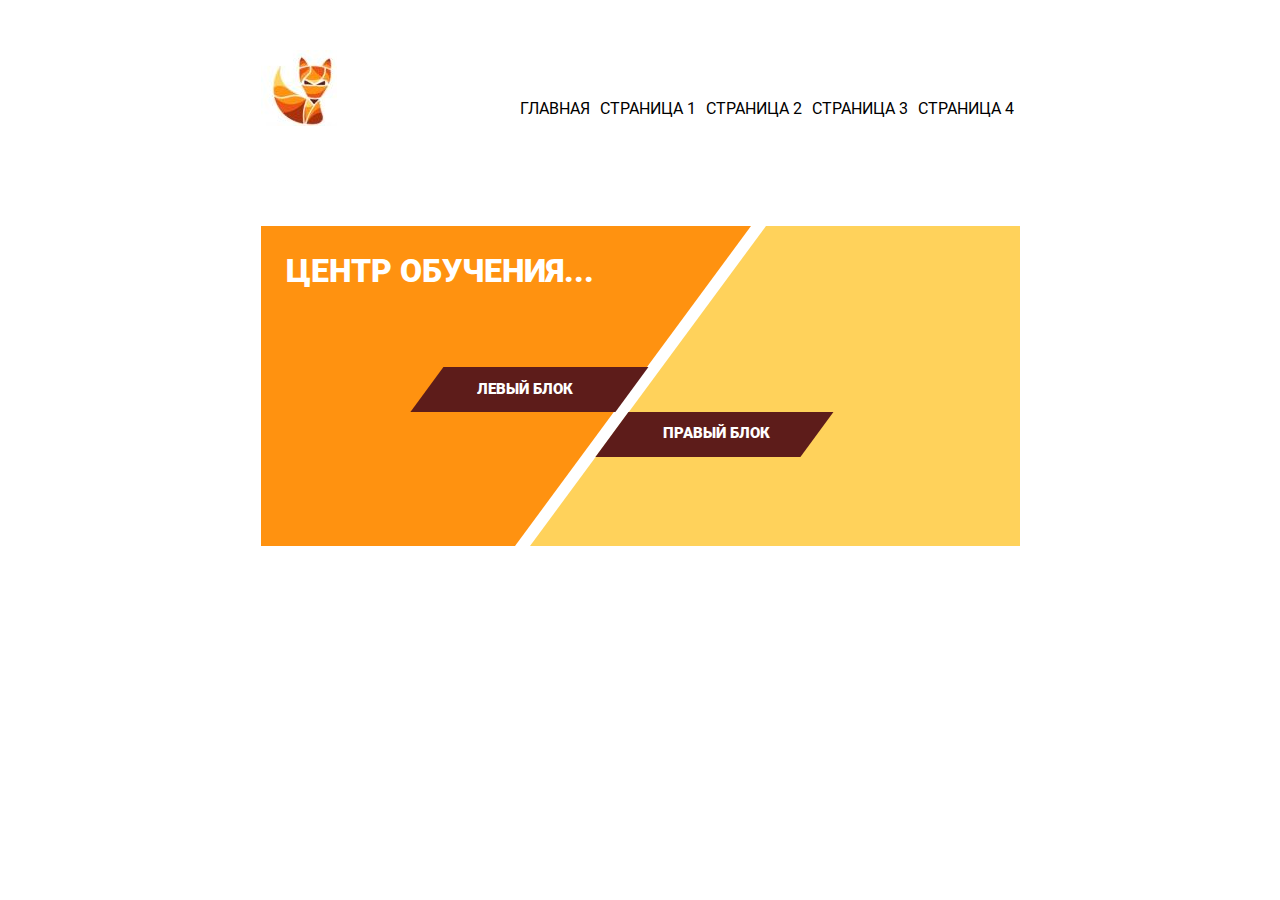
<file: fox/index.html>
<!DOCTYPE html>
<html>
<head>
<link rel="stylesheet" type="text/css" href="style.css">
<script src="jquery-3.3.1.min.js"></script>
<script src="assets/js/click.js"></script>
</head>
<body>

  <div class="container">

    <!-- menu -->

    <nav class="menu">
      <div class="logo">
        <a href="index.html"><img class="" src="assets/img/logo.jpeg" alt="logo"></a>
      </div>
      <div>
        <a href="index.html"><img class="mobile_logo" src="assets/img/logo.jpeg" alt="logo"></a>
      </div>
      <div class="burger">
        <img class="" src="assets/img/burger.png" alt="burger" width="43" height="43">
      </div>
      <div>
      <ul class="menu_list">
        <li><a href="#" class="">ГЛАВНАЯ</a></li>
        <li><a href="#" class="">СТРАНИЦА 1</a></li>
        <li><a href="#" class="">СТРАНИЦА 2</a></li>
        <li><a href="#" class="">СТРАНИЦА 3</a></li>
        <li><a href="#" class="">СТРАНИЦА 4</a></li>
      </ul>
      </div>
    </nav><br>

   <!-- main_section -->

    <div class="main_section">
      <div><a href="index.html" class="title">ЦЕНТР ОБУЧЕНИЯ<span class="point1">.</span><span class="point2">.</span><span class="point3">.</span></a>
      </div>
      <div class="left">
        <p class="left_img"></p>
        <p class="left_img_button"></p>
        <div class="left_block">ЛЕВЫЙ БЛОК
          <p class="left_item">ГАЛЕРЕЯ</p>
          <p class="left_item">ОБУЧЕНИЕ</p>
          <p class="left_item">ТЕСТЫ</p>
          <p class="left_item">СОБЫТИЯ</p>
        </div>
        <p class="left_button"></p>
      </div>
      <div class="right">
        <p class="right_img"></p>
        <p class="right_img_button"></p>
        <div class="right_block">ПРАВЫЙ БЛОК
          <p class="right_item">ГАЛЕРЕЯ</p>
          <p class="right_item">ОБУЧЕНИЕ</p>
          <p class="right_item">ТЕСТЫ</p>
          <p class="right_item">СОБЫТИЯ</p>
        </div>
        <p class="right_button"></p>
      </div>
    </div>

    <!-- mobile_section -->

    <div class="mobile_section">
      <div class="mobile_title">ЦЕНТР ОБУЧЕНИЯ<span class="mobile_point1">.</span><span class="mobile_point2">.</span><span class="mobile_point3">.</span>
      </div>
      <div class="mobile_left">
        <p class="mobile_left_img"></p>
        <div class="mobile_left_block">ЛЕВЫЙ БЛОК
          <p class="mobile_left_item">ГАЛЕРЕЯ</p>
          <p class="mobile_left_item">ОБУЧЕНИЕ</p>
          <p class="mobile_left_item">ТЕСТЫ</p>
          <p class="mobile_left_item">СОБЫТИЯ</p>
        </div>
        <p class="mobile_left_button"></p>
      </div>
      <div class="mobile_right">
      	<p class="mobile_right_img"></p>
      	<div class="mobile_right_block">ПРАВЫЙ БЛОК
      	  <p class="mobile_right_item">ГАЛЕРЕЯ</p>
          <p class="mobile_right_item">ОБУЧЕНИЕ</p>
          <p class="mobile_right_item">ТЕСТЫ</p>
          <p class="mobile_right_item">СОБЫТИЯ</p>
      	</div>
        <p class="mobile_right_button"></p>
      </div>
    </div>
 
  </div>  
  
</body>
</html>
</file>
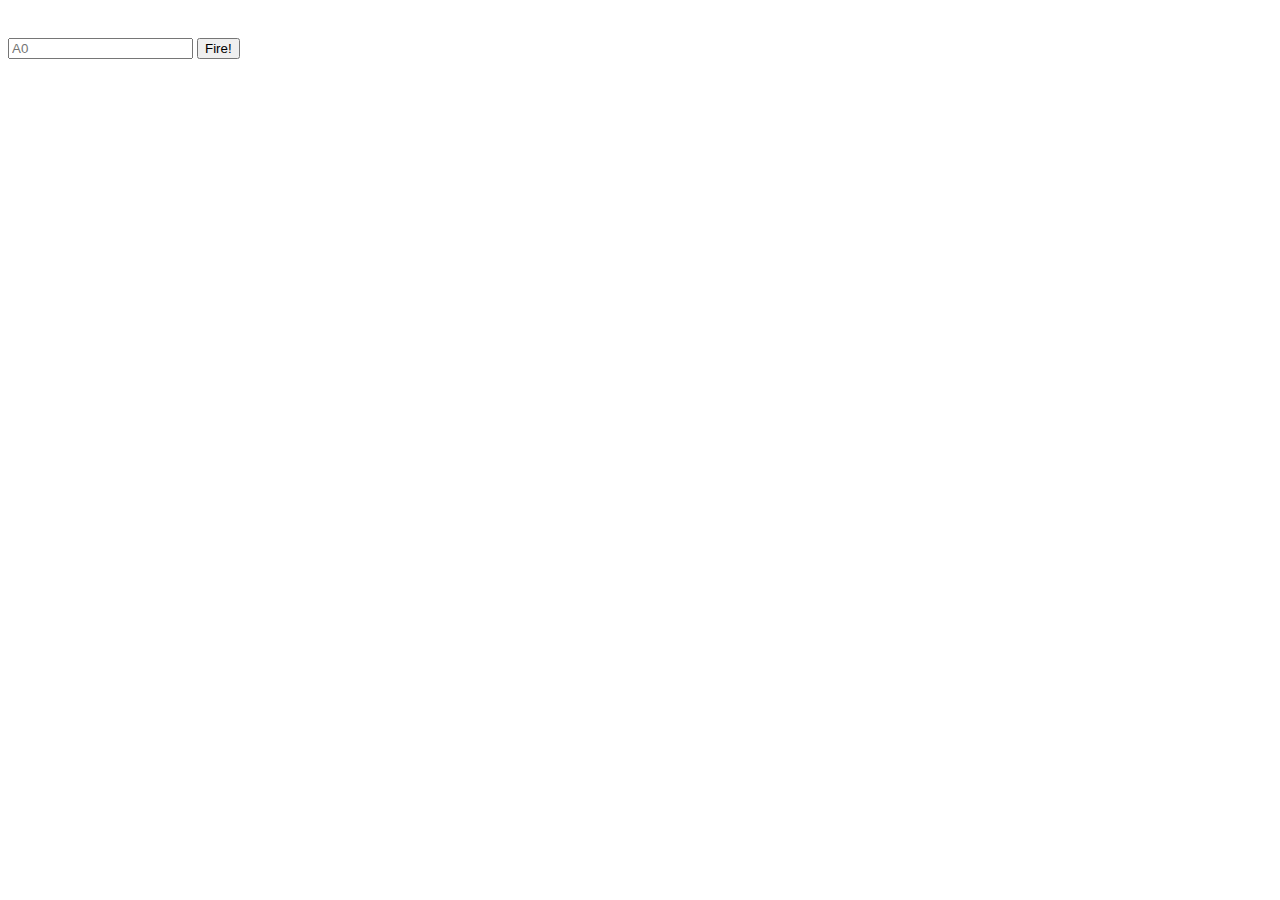
<file: battleship/battleship.html>
<!DOCTYPE html>
<html lang="en">
      <head>
            <meta charset="utf-8">
            <title>Battleship</title>
            <link rel="stylesheet" href="style.css">
      </head>
      <body>
            <div id="board">
                 <div id="messageArea"></div>
                 <table>
                        <tr>
                            <td id="00"></td>
                            <td id="01"></td>
                            <td id="02"></td>
                            <td id="03"></td>
                            <td id="04"></td> 
                            <td id="05"></td>
                            <td id="06"></td>
                        </tr>
                        <tr>
                            <td id="10"></td>
                            <td id="11"></td>
                            <td id="12"></td>
                            <td id="13"></td>
                            <td id="14"></td> 
                            <td id="15"></td>
                            <td id="16"></td>
                        </tr>
                        <tr>
                            <td id="20"></td>
                            <td id="21"></td>
                            <td id="22"></td>
                            <td id="23"></td>
                            <td id="24"></td> 
                            <td id="25"></td>
                            <td id="26"></td>
                        </tr>
                        <tr>
                            <td id="30"></td>
                            <td id="31"></td>
                            <td id="32"></td>
                            <td id="33"></td>
                            <td id="34"></td> 
                            <td id="35"></td>
                            <td id="36"></td>
                        </tr>
                        <tr>
                            <td id="40"></td>
                            <td id="41"></td>
                            <td id="42"></td>
                            <td id="43"></td>
                            <td id="44"></td> 
                            <td id="45"></td>
                            <td id="46"></td>
                        </tr>
                        <tr>
                            <td id="50"></td>
                            <td id="51"></td>
                            <td id="52"></td>
                            <td id="53"></td>
                            <td id="54"></td> 
                            <td id="55"></td>
                            <td id="56"></td>
                        </tr>
                        <tr>
                            <td id="60"></td>
                            <td id="61"></td>
                            <td id="62"></td>
                            <td id="63"></td>
                            <td id="64"></td>
                            <td id="65"></td>
                            <td id="66"></td>
                        </tr>
                 </table> 
                 <form>
                       <input type="text" id="guessInput" placeholder="A0">
                       <input type="button" id="fireButton" value="Fire!">
                 </form>   
            </div>
            <script src="battleship.js"></script>
      </body>
</html>
</file>
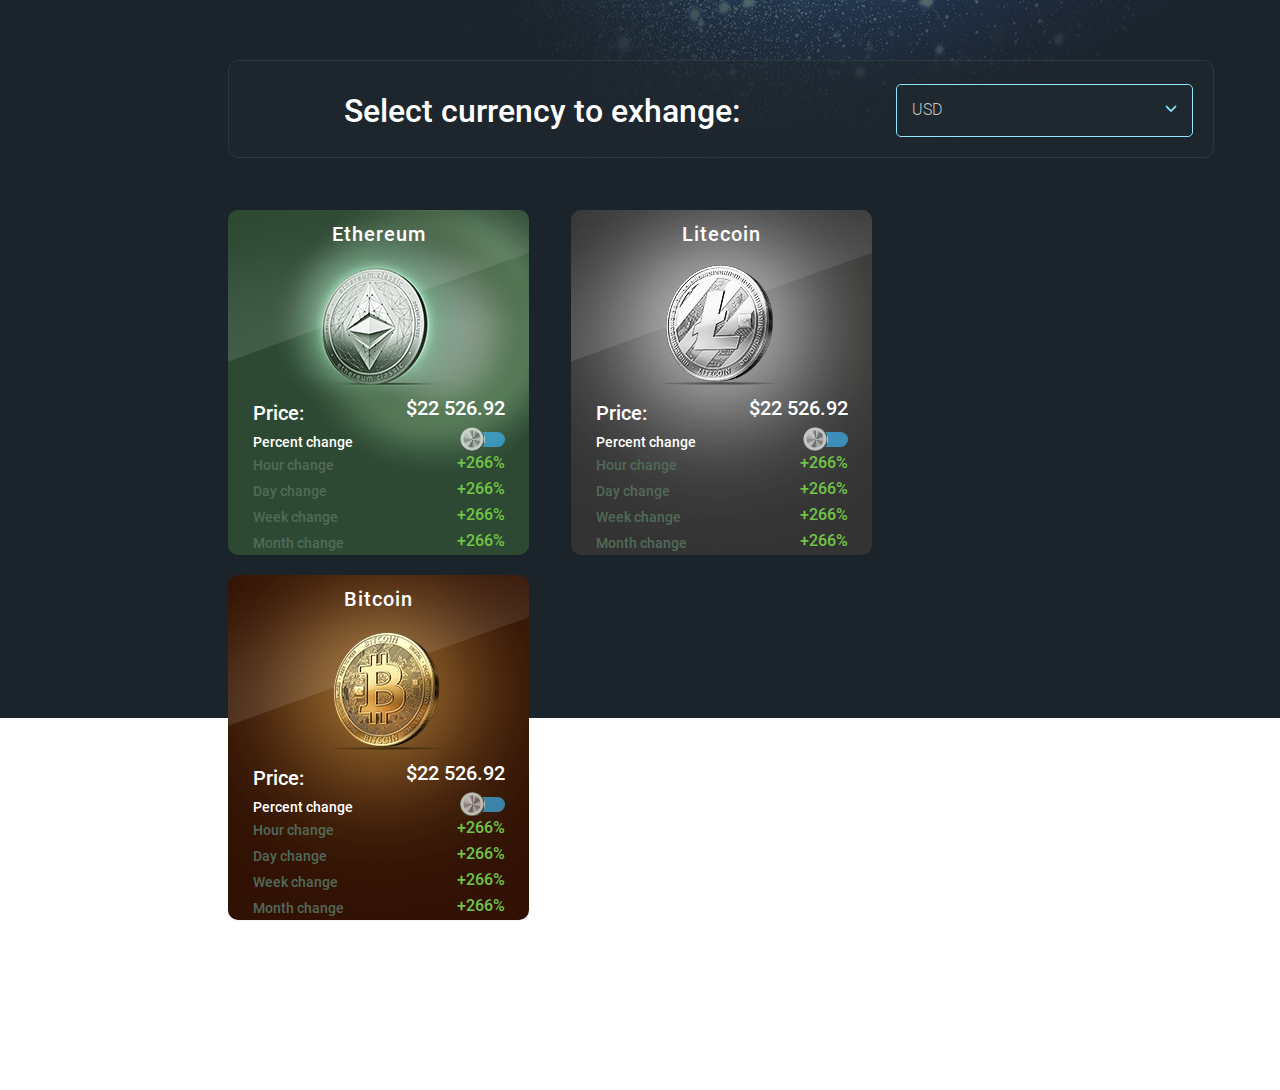
<file: Bitcoin/Bitcoin.html>
<!DOCTYPE html>
<html lang="en">
<head>
  <meta charset="utf-8">
  <meta name="viewport" content="width=device-width, initial-scale=1">
  <link rel="stylesheet" href="https://maxcdn.bootstrapcdn.com/bootstrap/3.3.7/css/bootstrap.min.css">
  <link rel="stylesheet" href="stylesheet.css">
</head>
<body>
 <div class="container-fluid">
   <div class="row">
      <div class="col-lg-2"></div>
      <div class="col-lg-8 main">
        <nav class="navbar navbar-inverse navi">
          <div class="navbar-header">
            <a class="navbar-brand" href="#">Select currency to exhange:</a>
          </div>
          <ul class="nav navbar-nav navbar-right">
            <li class="dropdown">
              <a class="dropdown-toggle" data-toggle="dropdown" href="#"><span id="dropdown_price">USD</span><span class="glyphicon glyphicon-menu-down"></span></a>
              <ul id="dropdown_menu" class="dropdown-menu">
                <li><a id="eur" href="#" onclick="EUR()">EUR</a></li>
                <li><a id="rub" href="#" onclick="RUB()">RUB</a></li>
                <li><a id="gbp" href="#" onclick="GBP()">GBP</a></li>
              </ul>
            </li>
          </ul>
        </nav>
        <ul class="nav navbar-nav nav2">
          <li>
          	<div class="panel panel-default panel1">
              <div class="panel-heading">Ethereum</div>
              <div class="panel-body">
              	<table class="tble">
              	  <thead>
                    <tr>
                      <th class="price_text1">Price:</th>
                      <th class="price">$22 526.92</th>
                    </tr>
                  </thead>
                  <tbody>
                    <tr>
                      <td class="percent_text">Percent change</td>
                      <td class="percent">
                      	<div class="slidecontainer">
                          <input type="range" min="0" max="1" value="0" class="slider" id="myRange1">
                        </div>
                      </td>
                    </tr>
                    <tr>
                      <td>Hour change</td>
                      <td id="result_hour1" class="result_hour">+266%</td>
                    </tr>
                    <tr>
                      <td>Day change</td>
                      <td id="result_day1" class="result_day">+266%</td>   
                    </tr>
                    <tr>
                      <td>Week change</td>
                      <td id="result_week1" class="result_week">+266%</td>   
                    </tr>
                    <tr>
                      <td>Month change</td>
                      <td id="result_month1" class="result_month">+266%</td>   
                    </tr>
                  </tbody>
                </table>
              </div>
            </div> 
          </li>
          <li>
          	<div class="panel panel-default panel2">
              <div class="panel-heading">Litecoin</div>
              <div class="panel-body">
              	<table class="tble">
              	  <thead>
                    <tr>
                      <th class="price_text2">Price:</th>
                      <th class="price">$22 526.92</th>
                    </tr>
                  </thead>
                  <tbody>
                    <tr>
                      <td class="percent_text">Percent change</td>
                      <td class="percent">
                      	<div class="slidecontainer">
                          <input type="range" min="0" max="1" value="0" class="slider" id="myRange2">
                        </div>
                      </td>
                    </tr>
                    <tr>
                      <td>Hour change</td>
                      <td id="result_hour2" class="result_hour">+266%</td>
                    </tr>
                    <tr>
                      <td>Day change</td>
                      <td id="result_day2" class="result_day">+266%</td>   
                    </tr>
                    <tr>
                      <td>Week change</td>
                      <td id="result_week2" class="result_week">+266%</td>   
                    </tr>
                    <tr>
                      <td>Month change</td>
                      <td id="result_month2" class="result_month">+266%</td>   
                    </tr>
                  </tbody>
                </table>
              </div>
            </div> 
          </li>
          <li>
          	<div class="panel panel-default panel3">
              <div class="panel-heading">Bitcoin</div>
              <div class="panel-body">
              	<table class="tble">
              	  <thead>
                    <tr>
                      <th class="price_text3">Price:</th>
                      <th class="price">$22 526.92</th>
                    </tr>
                  </thead>
                  <tbody>
                    <tr>
                      <td class="percent_text">Percent change</td>
                      <td class="percent">
                      	<div class="slidecontainer">
                          <input type="range" min="0" max="1" value="0" class="slider" id="myRange3">
                        </div>
                      </td>
                    </tr>
                    <tr>
                      <td>Hour change</td>
                      <td id="result_hour3" class="result_hour">+266%</td>
                    </tr>
                    <tr>
                      <td>Day change</td>
                      <td id="result_day3" class="result_day">+266%</td>   
                    </tr>
                    <tr>
                      <td>Week change</td>
                      <td id="result_week3" class="result_week">+266%</td>   
                    </tr>
                    <tr>
                      <td>Month change</td>
                      <td id="result_month3" class="result_month">+266%</td>   
                    </tr>
                  </tbody>
                </table>
              </div>
            </div> 
          </li>
        </ul>  
      </div>
      <div class="col-lg-2"></div>
    </div>
  </div>
  <script src="https://ajax.googleapis.com/ajax/libs/jquery/3.2.1/jquery.min.js"></script>
  <script src="https://maxcdn.bootstrapcdn.com/bootstrap/3.3.7/js/bootstrap.min.js"></script>
  <script src="js/load.js"></script>
  <script src="js/currency.js"></script>
  <script src="js/change.js"></script>
</body>
</html>
</file>
<file: fox/style.css>
@font-face {
    font-family: Roboto-Regular;
    src: url(assets/fonts/Roboto-Regular.ttf);
	font-style: normal;
	font-weight: 400;
}
@font-face {
    font-family: Roboto-Black;
    src: url(assets/fonts/Roboto-Black.ttf);
	font-style: normal;
	font-weight: 900;
}

/*----menu-----------------------------*/

* {
    box-sizing: border-box;
}
.container {
	width: 60%;
    margin: 0 auto;
}
.menu {
	margin-top: 50px;
}
.menu_list {
	list-style-type: none;
    margin: 0;
    padding: 0;
    overflow: hidden;
    background-color: rgb(255,255,255);
    font-family: Roboto-Regular;
	font-weight: 500;
	float: right;
	margin-top: 35px;
}
.logo {
	display: block;
    float: left; 
}
.mobile_logo {
	display: none;
    float: left; 
    width: 60px;
    height: 60px;
}
li {
    float: left;
}
li a {
    display: inline-block;
    color: black;
    padding: 14px 5px;
    text-decoration: none;
}
li a:hover {
    background-color: rgb(134,128,135);
}
.burger {
	display: none;
    float: right;
    cursor: pointer;
}

/*-----main_section-------------------------*/

.main_section {
	font-family: Roboto-Black;
	margin-top: 120px;
	padding: 0;
	color: white;
}
.title {
	position: relative;
	font-size: 2.5vw;
	width: 34vw;
	top: 5vw;
	margin:0;
    padding: 0 2vw;
    z-index: 3;
    text-decoration: none;
    color: white;
}
.left, .right {
	position: relative;
	float: left;
	margin: 0;
	width: 38.3vw;
	height: 0;
	top: 0;
	left: 0;
}
.left {
	border-top: 25vw solid rgb(255,146,16);
	border-right: 18.5vw solid transparent;
}
.right {
	margin-left: 6vw ;
	border-bottom: 25vw solid rgb(255,210,91);
	border-left: 18.5vw solid transparent;
	top: -25vw;
	left: 15vw;
}
.left_block, .right_block {
	position: absolute;
	font-size: 1.2vw;
	top: -14.2vw;
	right: -9vw;
	width: 9vw;
	height: 1.5vw; 
	margin: 1.2vw 3vw;
	padding: 0;
	z-index: 1;
} 
.right_block {
	top: 14.3vw;
	right: 15.9vw;
}
.left_img, .right_img, .left_img_button, .right_img_button {
	position: absolute;
	top: -14vw;
	right: -9.1vw;
	width: 16vw; 
	height: 3.5vw;
	margin: 0;
    background: rgb(93,28,26);
	transform: skew(-36.3deg);
	cursor: pointer;
	z-index: 1;
}
.right_img, .right_img_button{
	top: 14.5vw;
	right: 15.9vw;
}
.left_img_button, .right_img_button {
	display: none;
}
.left_button, .right_button {
	display: none;
	position: absolute;
	margin: 0;
	width: 0;
	height: 0;
	top: 0;
	left: 0;
	cursor: pointer;
}
.left_button {
	top: -14vw;
	left: 0.5vw;
	border-left: 1.5vw solid rgb(93,28,26);
	border-top: 0.75vw solid transparent;
	border-bottom: 0.75vw solid transparent;
}
.right_button {
	top: 11vw;
	left: 17.7vw;
	border-right: 1.5vw solid rgb(93,28,26);
	border-top: 0.75vw solid transparent;
	border-bottom: 0.75vw solid transparent;
}
.left_item, .right_item {
	display: none;
	position: relative;
	width: 8vw;
	top: 1.5vw;
	text-align: center;
}

/*-------mobile_section-----------------------*/
  
.mobile_section {
	display: none;
	font-family: Roboto-Black;
	margin: 0;
	padding: 0;
	color: white;
}
.mobile_title {
	position: relative;
	float: left;
	width: 340px;
	top: 45px;
    margin-left: 40px;
    z-index: 3;
    font-size: 33px;
}
.mobile_left, .mobile_right {
	position: relative;
	float: left;
	margin: 0;
	width: 93%;
	height: 0;
	top: -20px;
	left: 0;
}
.mobile_left {
	border-top: 540px solid rgb(255,146,16);
}
.mobile_right {
	width: 7%;
	border-bottom: 540px solid rgb(255,210,91);
}
.mobile_left_block, .mobile_right_block {
	position: absolute;
	font-size: 25px;
	top: -408px;
	left: 105px;
	width: 190px;
	height: 30px; 
	margin: 10px 10px;
	padding: 0;
	z-index: 1;
} 
.mobile_right_block {
	display: none;
	top: 134px;
    left: 70px;
 
}
.mobile_left_img, .mobile_right_img  {
	position: absolute;
	top: -410px;
	left: 40px;
	width: 315px; 
	height: 55px;
	margin: 0;
    background: rgb(93,28,26);
	cursor: pointer;
}
.mobile_right_img {
	display: none;
	top: 130px;
    left: 10px;
}
.mobile_left_button, .mobile_right_button {
	display: block;
	position: absolute;
	margin: 0;
	width: 0;
	height: 0;
	top: 0;
	left: 0;
	cursor: pointer;
}
.mobile_left_button {
	display: none;
	top: -270px;
	left: 6px;
	border-left: 20px solid rgb(93,28,26);
	border-top: 10px solid transparent;
	border-bottom: 10px solid transparent;
}
.mobile_right_button {
	top: 270px;
	left: 2px;
	border-right: 20px solid rgb(93,28,26);
	border-top: 10px solid transparent;
	border-bottom: 10px solid transparent;
}
.mobile_left_item, .mobile_right_item {
	display: none;
	position: relative;
	width: 160px;
	top: 20px;
	margin-top: 30px;
	text-align: center;
}

/*---------@media----------------------------*/

@media screen and (max-width: 480px) {
	.container {
		width: 90%;
    	margin: auto;
	}
	.menu {
	    margin-top: 30px;
    }
    .burger img {
		padding: 10px 30px ;
		width: 90%;
		height: 90%;
	}
	li {
        float: none;
    }
	.main_section, .menu_list, .logo {
		display: none;
	}
	.burger,.mobile_section,.mobile_logo {
		display: block;
    }
    .mobile_logo {
		margin-left: 30px;
    }
}

/*---------main_animation-----------------------*/

.point1, .point2, .point3  {
	position: relative;
	color: rgb(255,255,255);
}
.point1 {
	animation-name: left_point1;
    animation-duration: 4s;
    animation-iteration-count: infinite;
}
@keyframes left_point1 {
    0% {color: rgb(255,146,16);}
    30% {color: rgb(255,255,255);}
    60% {color: rgb(255,255,255);}
    90% {color: rgb(255,255,255);}
    100% {color: rgb(255,255,255);}
}
@keyframes right_point1 {
    0% {color: rgb(255,210,91);}
    30% {color: rgb(255,255,255);}
    60% {color: rgb(255,255,255);}
    90% {color: rgb(255,255,255);}
    100% {color: rgb(255,255,255);}
}
.point2 {
	animation-name: left_point2;
    animation-duration: 4s;
    animation-iteration-count: infinite;
}
@keyframes left_point2 {
    0% {color: rgb(255,146,16)}
    30% {color: rgb(255,146,16)}
    60% {color: rgb(255,255,255);}
    90% {color: rgb(255,255,255);}
    100% {color: rgb(255,255,255);}
}
@keyframes right_point2 {
    0% {color: rgb(255,210,91)}
    30% {color: rgb(255,210,91)}
    60% {color: rgb(255,255,255);}
    90% {color: rgb(255,255,255);}
    100% {color: rgb(255,255,255);}
}
.point3 {
	animation-name: left_point3;
    animation-duration: 4s;
    animation-iteration-count: infinite;
}
@keyframes left_point3 {
    0% {color: rgb(255,146,16)}
    30% {color: rgb(255,146,16)}
    60% {color: rgb(255,146,16)}
    90% {color: rgb(255,255,255);}
    100% {color: rgb(255,255,255);}
}
@keyframes right_point3 {
    0% {color: rgb(255,210,91)}
    30% {color: rgb(255,210,91)}
    60% {color: rgb(255,210,91)}
    90% {color: rgb(255,255,255);}
    100% {color: rgb(255,255,255);}
}
@keyframes left {
    0% {width: 38.3vw;}
    100% {width: 97%;}
}
@keyframes right {
    0% {left: 15vw; width: 66%;}
    100% {left: -3.5vw;; width: 97%;}
}
@keyframes left_title {
    0% {left: 0;}
    100% {left: 15vw;}
}
@keyframes right_title {
    0% {left: 40vw;}
    100% {left: 15vw;}
}
@keyframes right_img {
    0% {left: 23.5vw;}
    100% {left: 17.5vw;}
}
@keyframes right_block {
    0% {left: 23.5vw;}
    100% {left: 18.5vw;}
}

/*-------mobile_animation-----------------------*/

.mobile_point1, .mobile_point2, .mobile_point3  {
	position: relative;
	color: rgb(255,255,255);
}
.mobile_point1 {
	animation-name: left_point1;
    animation-duration: 6s;
    animation-iteration-count: infinite;
}
@keyframes left_point1 {
    0% {color: rgb(255,146,16);}
    30% {color: rgb(255,255,255);}
    60% {color: rgb(255,255,255);}
    90% {color: rgb(255,255,255);}
    100% {color: rgb(255,255,255);}
}
@keyframes right_point1 {
    0% {color: rgb(255,210,91);}
    30% {color: rgb(255,255,255);}
    60% {color: rgb(255,255,255);}
    90% {color: rgb(255,255,255);}
    100% {color: rgb(255,255,255);}
}
.mobile_point2 {
	animation-name: left_point2;
    animation-duration: 6s;
    animation-iteration-count: infinite;
}
@keyframes left_point2 {
    0% {color: rgb(255,146,16)}
    30% {color: rgb(255,146,16)}
    60% {color: rgb(255,255,255);}
    90% {color: rgb(255,255,255);}
    100% {color: rgb(255,255,255);}
}
@keyframes right_point2 {
    0% {color: rgb(255,210,91)}
    30% {color: rgb(255,210,91)}
    60% {color: rgb(255,255,255);}
    90% {color: rgb(255,255,255);}
    100% {color: rgb(255,255,255);}
}
.mobile_point3 {
	animation-name: left_point3;
    animation-duration: 6s;
    animation-iteration-count: infinite;
}
@keyframes left_point3 {
    0% {color: rgb(255,146,16)}
    30% {color: rgb(255,146,16)}
    60% {color: rgb(255,146,16)}
    90% {color: rgb(255,255,255);}
    100% {color: rgb(255,255,255);}
}
@keyframes right_point3 {
    0% {color: rgb(255,210,91)}
    30% {color: rgb(255,210,91)}
    60% {color: rgb(255,210,91)}
    90% {color: rgb(255,255,255);}
    100% {color: rgb(255,255,255);}
}
</file>
<file: battleship/style.css>

</file>
<file: Bitcoin/stylesheet.css>
@font-face {
    font-family: Roboto-Medium;
    src: url(fonts/Roboto-Medium.ttf);
	font-style: normal;
}
@font-face {
    font-family: Roboto-Light;
    src: url(fonts/Roboto-Light.ttf);
	font-style: normal;
}
.row {
    background-image: url("img/backgr.png");
	background-repeat: no-repeat;
	font-family: Roboto-Medium;
}
.navbar, .panel, .panel-heading {
    border-radius: 10px !important;
}
.navbar-brand {
	margin-top: 5px;
    margin-left: 100px;
    font-size: 32px;
    line-height: 60px;
    color: rgb(255,255,255) !important;
}
.navbar-right {
	margin-right: 20px;
	max-width: 300px
}
.main {
	margin-top: 60px;
	border-style: none !important;
}
.navbar-inverse {
	width: 986px;
    height: 98px;
    background-color: rgb(31,39,47,0.5) !important;
    border-color: #2a3841 !important;
    margin-bottom: 0 !important;
}
.navbar-inverse .navbar-nav>.dropdown>a, 
.navbar-inverse .navbar-nav>.dropdown>a:focus, 
.navbar-inverse .navbar-nav>.dropdown>a:hover,
.dropdown-menu {
	font-size: 16px;
	color: #c3c5c8;
	border-color: #92e8fe;
    background-color: #1f272f;
    border-radius: 5px !important;
    font-family: Roboto-Light;
}
.dropdown {
	margin-top: 23px !important;
	width: 297px;
    height: 53px;
    border: 1px solid #92e8fe;
    border-radius: 5px !important;
}
.dropdown-menu{
	margin-top: 10px !important;
	margin-right: -2px;
}
.dropdown-menu>li>a {
	color: #c3c5c8;
	width: 297px;
}
.glyphicon {
    top: 2px;
    float: right;
    font-size: 12px;
    color: #92e8fe;
}
.nav2>li {
	margin-right: 42px;
	width: 301px;
}
.panel {
	height: 345px !important;
}
.nav2 {
	margin-top: 52px;
	margin-bottom: 150px;
}
.nav2>li:nth-child(3n) {
	margin-right:0;
}
.panel-heading {
	font-size: 20px;
	font-weight: 500;
	text-align: center;
    letter-spacing: 1px;
}
.percent_text, .percent, .panel1, .panel1>.panel-heading, .panel2, .panel2>.panel-heading, .panel3, .panel3>.panel-heading {
	color: #fff;
}
.panel1, .panel1>.panel-heading {
     background-image: url("img/ethereum.jpg");
	 background-repeat: no-repeat;
	 border-style: none;
}
.panel2, .panel2>.panel-heading {
	 background-image: url("img/litecoin.jpg");
	 background-repeat: no-repeat;
	 border-style: none;
}
.panel3, .panel3>.panel-heading {
	 background-image: url("img/bitcon.jpg");
	 background-repeat: no-repeat;
	 border-style: none;
}
.panel-body {
	margin-top: 120px;
}
.tble{
	border-style: none;
	margin: 0 10px;
	width: 93%;
}
th {
	font-size: 20px;
	font-weight: 200;	
	margin-bottom: 10px !important;
}
td {
	margin-bottom: 3px !important;
	vertical-align: baseline-middle;
	color: #526958;
}
tr>td:nth-child(2), tr>th:nth-child(2)  {
	float: right;
	font-size: 16px;
	color: #70c446;
}
tr>th:nth-child(2)  {
	font-size: 20px;
	color: #fff;
}

/*--------Range Slider---------*/
.slidecontainer {
    width: 35%;
    float: right;
}

.slider {
    -webkit-appearance: none;
    width: 100%;
    height: 15px;
    border-radius: 10px;
    background: #3db2ed;
    outline: none;
    opacity: 0.7;
    -webkit-transition: .2s;
    transition: opacity .2s;
}

.slider:hover {
    opacity: 1;
}

.slider::-webkit-slider-thumb {
    -webkit-appearance: none;
    appearance: none;
    width: 25px;
    height: 25px;
    border-radius: 50%;
    background-image: url("img/range.jpg");
	background-repeat: no-repeat;
    cursor: pointer;
}

.slider::-moz-range-thumb {
    width: 25px;
    height: 25px;
    border-radius: 50%;
    background-image: url("img/range.jpg");
	background-repeat: no-repeat;
    cursor: pointer;
}
@media (max-width: 768px) {
  .navbar-inverse {
    width: 735px;
  }
  .navbar-brand {
    margin-left: 10px;
    font-size: 30px;
  }
  .row {
    background-image: url(img/backgr.png);
    background-repeat: repeat-y;
  }
}
@media (max-width: 411px) {
  .row {
    width: 250%;
  }
  .navbar-right {
    position: relative;
    left: 450px;
    top: -62px;
  }
  .navbar-inverse {
	width: 800px;
  }
  .nav2>li {
	margin: auto !important;
  }
  .dropdown-menu {
	color: #c3c5c8;
	border:1px solid #92e8fe  !important;
    background-color: #1f272f  !important;
    border-radius: 5px !important;
  }
  .nav2 {
    margin-top: 82px;
  }
}
@media (max-width: 320px) {
  .navbar-inverse {
	width: 520px;
  }
  .navbar-brand {
    font-size: 20px;
  }
   .row {
    width: 200%;
  }
  .navbar-right {
    position: relative;
    left: 250px;
    top: -62px;
  }
  .dropdown {
	margin-top: 23px !important;
	width: 197px;
    height: 43px;
    border: 1px solid #92e8fe;
    border-radius: 5px !important;
    margin-left: 60px;
  }
  
}
</file>
